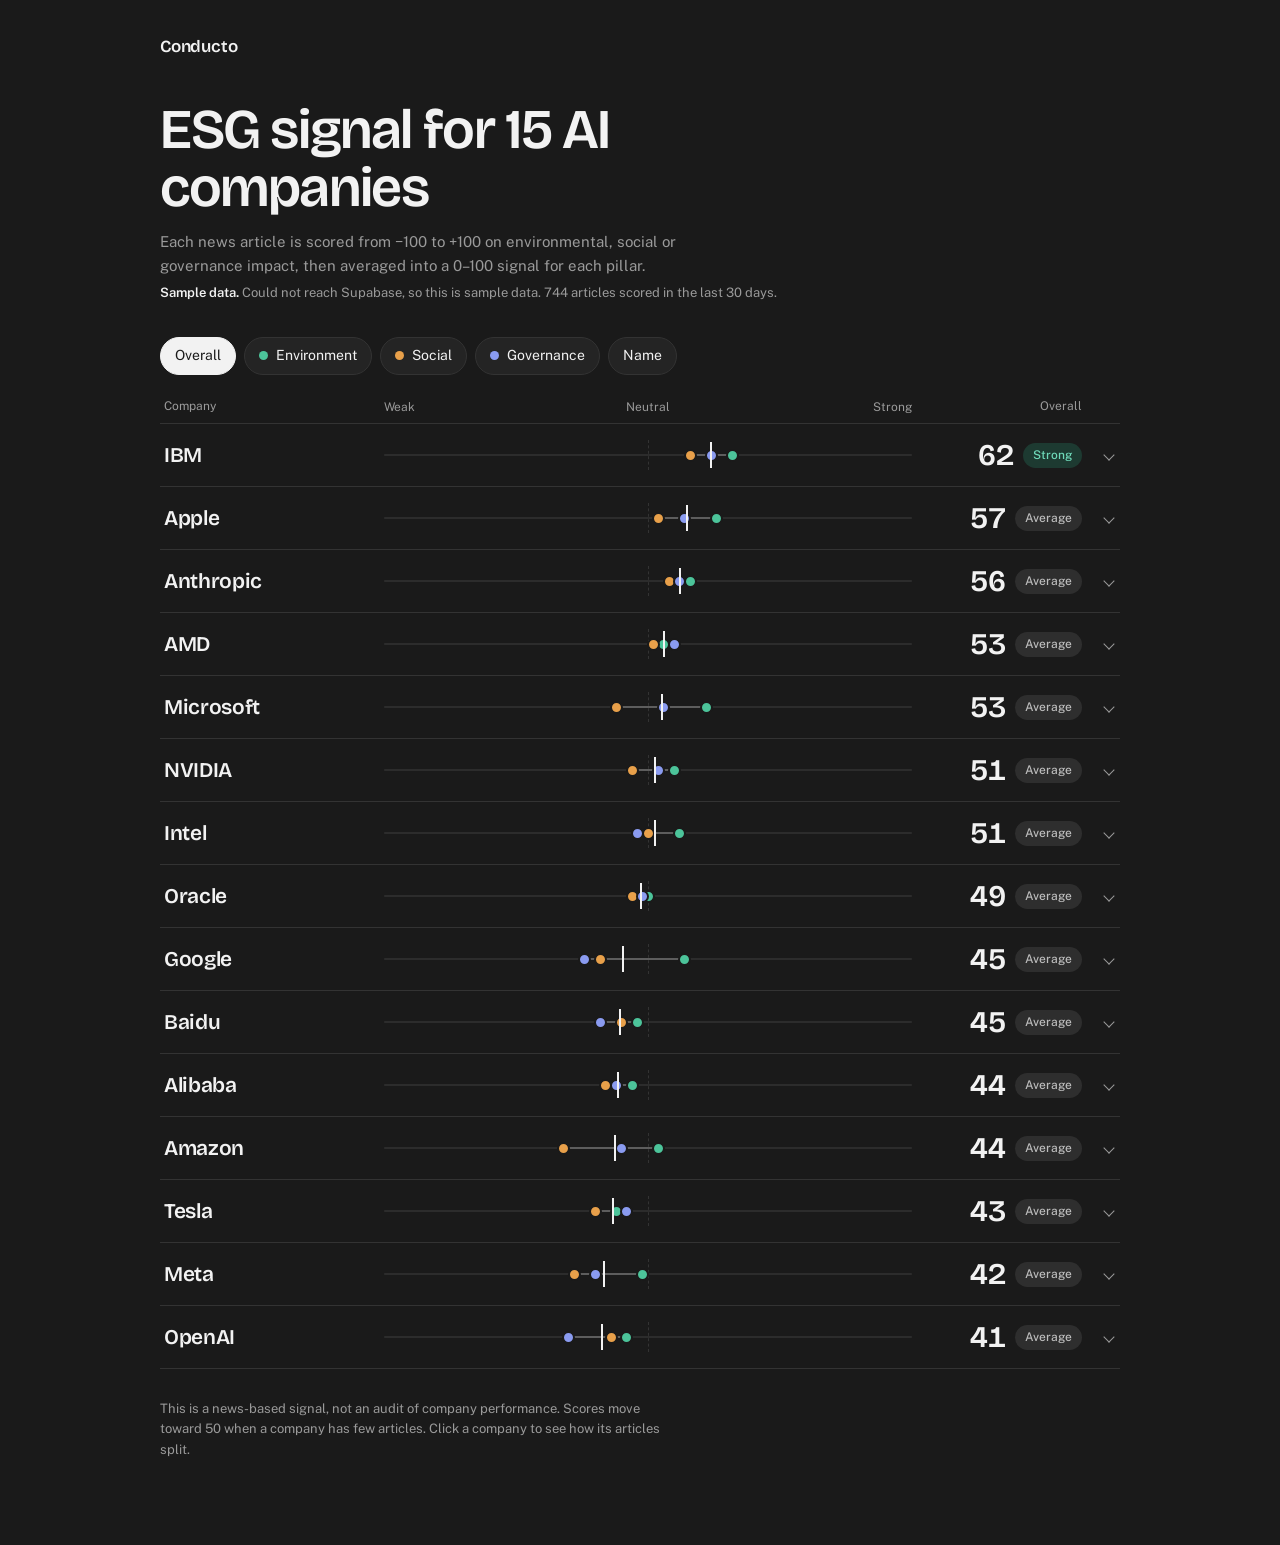
<file: docs/index.html>
<!doctype html>
<html lang="en">
<head>
<meta charset="utf-8">
<meta name="viewport" content="width=device-width, initial-scale=1, viewport-fit=cover">
<title>ESG signal</title>
<link rel="preconnect" href="https://fonts.googleapis.com">
<link rel="preconnect" href="https://fonts.gstatic.com" crossorigin>
<link href="https://fonts.googleapis.com/css2?family=Bricolage+Grotesque:opsz,wght@12..96,400..700&family=Public+Sans:wght@400;500;600&display=swap" rel="stylesheet">
<link rel="stylesheet" href="style.css">
</head>
<body>
<div class="wrap">
  <div class="bar"><span class="brand">Conducto</span></div>
  <h1>ESG signal for 15 AI companies</h1>
  <p class="lede">Each news article is scored from −100 to +100 on environmental, social or governance impact, then averaged into a 0–100 signal for each pillar.</p>
  <p class="status" id="status"></p>
  <div class="sorts" id="sorts" role="group" aria-label="Sort companies"></div>
  <div class="cols"><span>Company</span><div class="axis"><span style="left:0">Weak</span><span style="left:50%">Neutral</span><span style="left:100%">Strong</span></div><span style="text-align:right">Overall</span><span></span></div>
  <ol class="list" id="list"></ol>
  <p class="note">This is a news-based signal, not an audit of company performance. Scores move toward 50 when a company has few articles. Click a company to see how its articles split.</p>
</div>
<script src="script.js"></script>
</body>
</html>
</file>
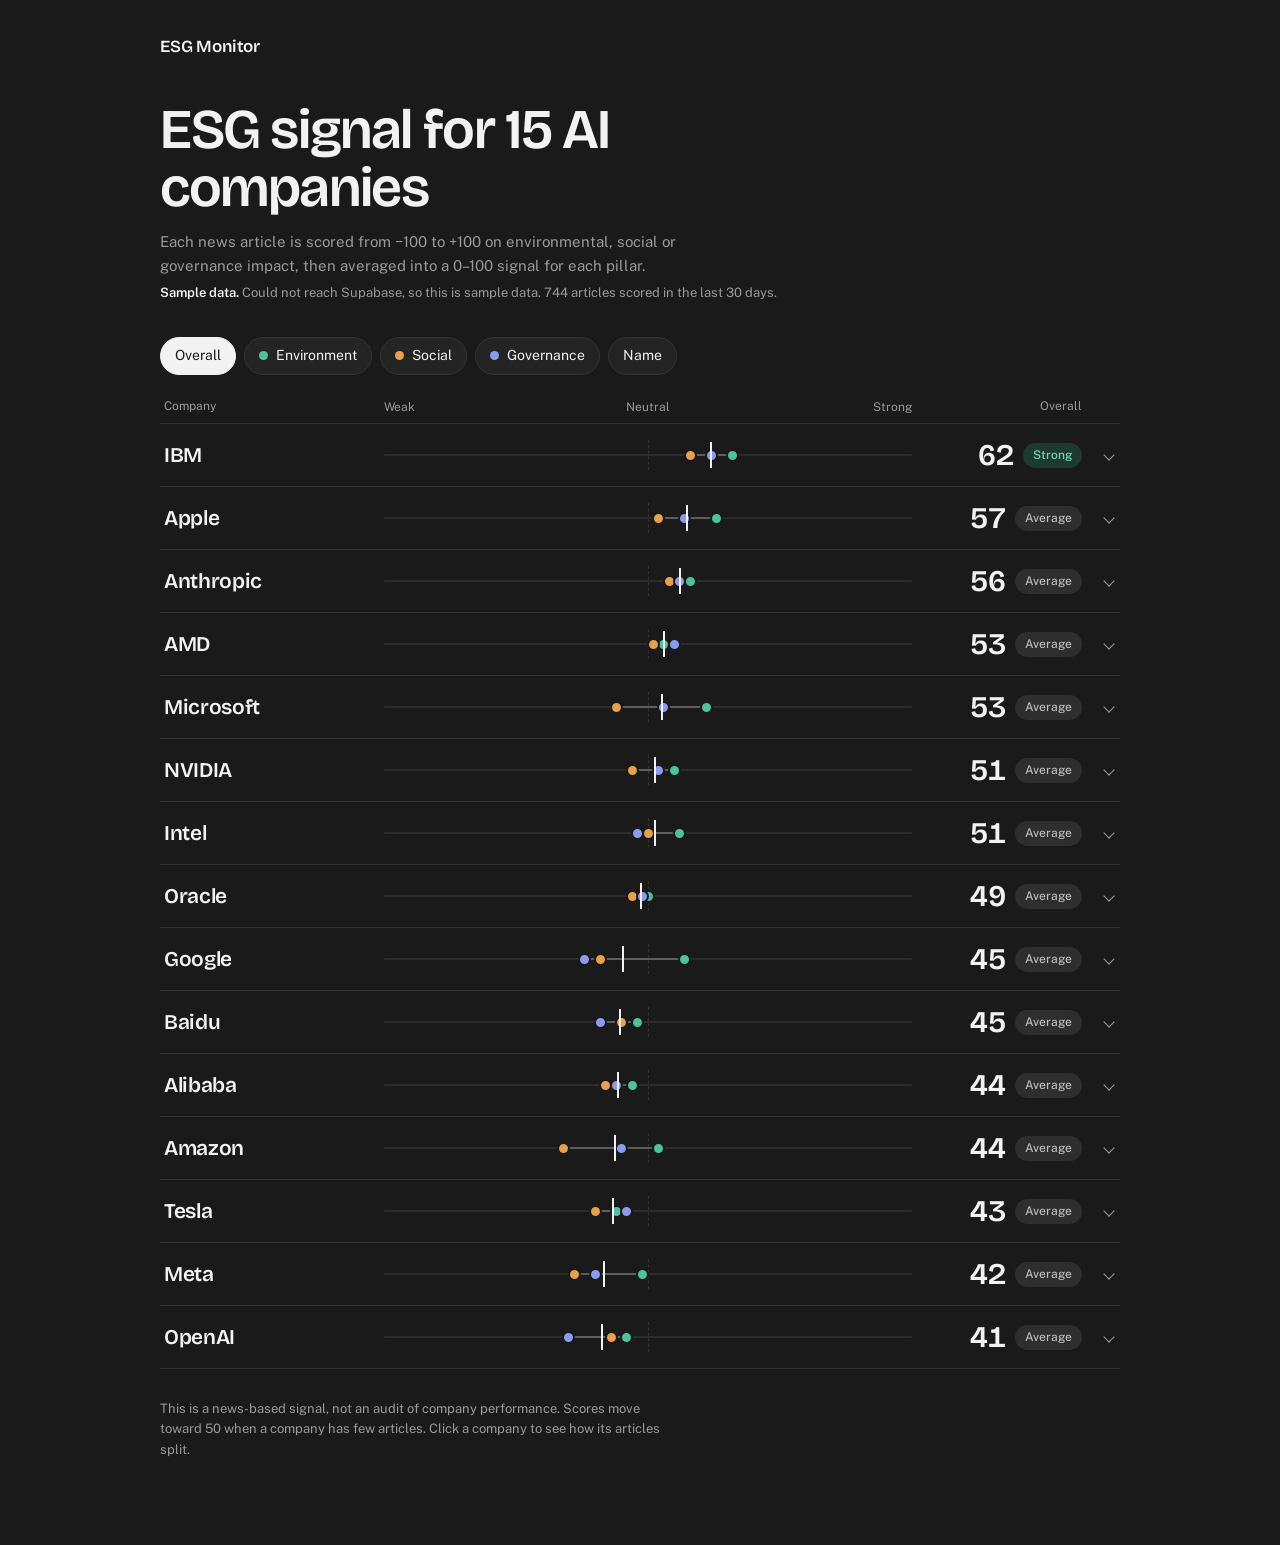
<file: dashboard/esg_dashboard.html>
<!doctype html>
<html lang="en">
<head>
<meta charset="utf-8">
<meta name="viewport" content="width=device-width, initial-scale=1, viewport-fit=cover">
<title>ESG signal</title>
<link rel="preconnect" href="https://fonts.googleapis.com">
<link rel="preconnect" href="https://fonts.gstatic.com" crossorigin>
<link href="https://fonts.googleapis.com/css2?family=Bricolage+Grotesque:opsz,wght@12..96,400..700&family=Public+Sans:wght@400;500;600&display=swap" rel="stylesheet">
<style>
:root{
  --bg:#1a1a1a;   /* page background */
  --surf:#242424; /* sort pills and row hover */
  --ink:#f2f2f2;  /* main text */
  --mute:#9a9a9a; /* secondary text */
  --line:#333333; /* dividers */
  --track:#2c2c2c;/* empty bar tracks */
  --e:#4cc49a;--s:#e8a04a;--g:#8a9bf0;
  --strong:#6fd9b9;--strong-bg:#1d3a31;--avg:#bdbdbd;--avg-bg:#2e2e2e;--weak:#f09a8a;--weak-bg:#442a2d;
  --neg:#e57a6a;--neu:#4a4a4a;--pos:#4cc49a;
  --display:"Bricolage Grotesque",Georgia,serif;--body:"Public Sans",system-ui,-apple-system,"Segoe UI",sans-serif;
  color-scheme:dark;box-sizing:border-box;
  padding-top:env(safe-area-inset-top,0px);padding-bottom:env(safe-area-inset-bottom,0px);
}

html{scroll-padding-top:env(safe-area-inset-top,0px)}
*{box-sizing:border-box}
body{margin:0;background:var(--bg);color:var(--ink);font:400 15px/1.55 var(--body)}
.wrap{max-width:1000px;margin:0 auto;padding:36px 20px 72px}
.bar{display:flex;justify-content:space-between;align-items:center;margin-bottom:44px}
.brand{font:600 17px var(--display);letter-spacing:-.01em}
button{font:inherit;color:inherit;cursor:pointer}
.ghost{background:none;border:1px solid var(--line);border-radius:8px;padding:6px 12px;color:var(--mute)}
.ghost:hover{color:var(--ink);border-color:var(--mute)}
h1{font:600 clamp(36px,6vw,56px)/1.03 var(--display);letter-spacing:-.025em;margin:0 0 14px;max-width:16ch}
.lede{margin:0 0 6px;max-width:58ch;color:var(--mute)}
.status{margin:0 0 34px;font-size:13px;color:var(--mute)}
.status b{font-weight:600;color:var(--ink)}
.sorts{display:flex;flex-wrap:wrap;gap:8px;margin-bottom:22px}
.sorts button{display:flex;align-items:center;gap:8px;background:var(--surf);border:1px solid var(--line);border-radius:99px;padding:7px 14px;font-size:14px}
.sorts button[aria-pressed="true"]{background:var(--ink);color:var(--bg);border-color:var(--ink)}
.sorts i{width:9px;height:9px;border-radius:50%;display:block}
.cols,.head{display:grid;grid-template-columns:minmax(120px,200px) 1fr 150px 14px;gap:20px;align-items:center}
.cols{font-size:12px;color:var(--mute);padding:0 4px 8px}
.axis{position:relative;height:16px}
.axis span{position:absolute;transform:translateX(-50%);white-space:nowrap}
.axis span:first-child{transform:none}.axis span:last-child{transform:translateX(-100%)}
.list{list-style:none;margin:0;padding:0;border-top:1px solid var(--line)}
.row{border-bottom:1px solid var(--line)}
.head{all:unset;box-sizing:border-box;width:100%;display:grid;grid-template-columns:minmax(120px,200px) 1fr 150px 14px;gap:20px;align-items:center;padding:16px 4px;cursor:pointer}
.head:hover{background:var(--surf)}
.head:focus-visible{outline:2px solid var(--ink);outline-offset:-2px}
.name{font:600 21px/1.1 var(--display);letter-spacing:-.015em}
.plot{position:relative;height:30px}
.plot .mid{position:absolute;left:50%;top:0;bottom:0;border-left:1px dashed var(--line)}
.plot .rail{position:absolute;left:0;right:0;top:50%;height:2px;margin-top:-1px;background:var(--track);border-radius:2px}
.plot .span{position:absolute;top:50%;height:2px;margin-top:-1px;background:var(--mute);opacity:.45}
.dot{position:absolute;top:50%;width:13px;height:13px;border-radius:50%;margin:-6.5px 0 0 -6.5px;left:50%;border:2px solid var(--bg)}
.go .dot,.go .span,.go .avg{transition:left .9s cubic-bezier(.2,.7,.2,1),width .9s cubic-bezier(.2,.7,.2,1)}
.avg{position:absolute;top:2px;bottom:2px;width:2px;margin-left:-1px;background:var(--ink);left:50%}
.tot{display:flex;align-items:center;justify-content:flex-end;gap:10px}
.tot b{font:600 30px/1 var(--display);letter-spacing:-.02em;font-variant-numeric:tabular-nums}
.pill{font-size:12px;font-weight:500;border-radius:99px;padding:3px 10px}
.Strong{color:var(--strong);background:var(--strong-bg)}.Average{color:var(--avg);background:var(--avg-bg)}.Weak{color:var(--weak);background:var(--weak-bg)}
.chev{width:8px;height:8px;border-right:1.5px solid var(--mute);border-bottom:1.5px solid var(--mute);transform:rotate(45deg);transition:transform .2s;justify-self:center}
.head[aria-expanded="true"] .chev{transform:rotate(-135deg)}
.detail{display:grid;grid-template-columns:repeat(3,1fr);gap:28px;padding:6px 4px 24px}
.detail[hidden]{display:none}
.pt{display:flex;align-items:center;gap:8px;font-weight:500}
.pt i{width:9px;height:9px;border-radius:50%;display:block}
.pt b{margin-left:auto;font:600 20px var(--display);font-variant-numeric:tabular-nums}
.split{display:flex;height:8px;gap:2px;margin:10px 0 8px;border-radius:4px;overflow:hidden;background:var(--track)}
.split i{display:block}
.pd p{margin:0;font-size:13px;color:var(--mute)}
.note{margin-top:30px;font-size:13px;color:var(--mute);max-width:64ch}
@media (max-width:720px){
  .cols{display:none}
  .head{grid-template-columns:1fr auto 14px;gap:10px 14px}
  .plot{grid-column:1/-1;order:5}
  .detail{grid-template-columns:1fr;gap:18px}
}
@media (prefers-reduced-motion:reduce){*{transition:none!important}}
</style>
</head>
<body>
<div class="wrap">
  <div class="bar"><span class="brand">ESG Monitor</span></div>
  <h1>ESG signal for 15 AI companies</h1>
  <p class="lede">Each news article is scored from −100 to +100 on environmental, social or governance impact, then averaged into a 0–100 signal for each pillar.</p>
  <p class="status" id="status"></p>
  <div class="sorts" id="sorts" role="group" aria-label="Sort companies"></div>
  <div class="cols"><span>Company</span><div class="axis"><span style="left:0">Weak</span><span style="left:50%">Neutral</span><span style="left:100%">Strong</span></div><span style="text-align:right">Overall</span><span></span></div>
  <ol class="list" id="list"></ol>
  <p class="note">This is a news-based signal, not an audit of company performance. Scores move toward 50 when a company has few articles. Click a company to see how its articles split.</p>
</div>
<script>
const CONFIG={SUPABASE_URL:"https://bkmofesvesfrdrikhyet.supabase.co",SUPABASE_ANON_KEY:"sb_publishable_wCniCrnngtvjRLy9yF5-jA_HOzX_9GN"};
const PIL=[["e","Environment"],["s","Social"],["g","Governance"]];
const DEMO=[["NVIDIA",55,47,52,64],["Microsoft",61,44,53,71],["Google",57,41,38,88],["Meta",49,36,40,93],["OpenAI",46,43,35,57],["Amazon",52,34,45,80],["Anthropic",58,54,56,39],["Apple",63,52,57,52],["Tesla",44,40,46,67],["IBM",66,58,62,28],["AMD",53,51,55,22],["Oracle",50,47,49,25],["Intel",56,50,48,31],["Baidu",48,45,41,12],["Alibaba",47,42,44,15]];
const lab=v=>v>=60?"Strong":v<40?"Weak":"Average";
const mk=(sc,n)=>{const neg=Math.round(n*(100-sc)/160),pos=Math.round(n*sc/160);return{score:sc,n,neg,pos,neu:n-neg-pos}};
const demo=()=>DEMO.map(([company,e,s,g,n])=>{const a=Math.round(n*.28),b=Math.round(n*.37),o=(e+s+g)/3;return{company,e:mk(e,a),s:mk(s,b),g:mk(g,n-a-b),overall:o,label:lab(o),articles:n}});
const P=(r,k)=>r[k]||{score:50,n:0,pos:0,neu:0,neg:0};
const esc=t=>String(t).replace(/[&<>"]/g,c=>({"&":"&amp;","<":"&lt;",">":"&gt;",'"':"&quot;"}[c]));
let rows=[],sort="overall",isDemo=true,updated=null,note="",first=true;

function sorted(){const k={overall:r=>-r.overall,name:r=>r.company,e:r=>-P(r,"e").score,s:r=>-P(r,"s").score,g:r=>-P(r,"g").score}[sort];
  return [...rows].sort((a,b)=>k(a)>k(b)?1:k(a)<k(b)?-1:0)}

function renderSorts(){
  const opts=[["overall","Overall",""],...PIL.map(([k,n])=>[k,n,`var(--${k})`]),["name","Name",""]];
  document.getElementById("sorts").innerHTML=opts.map(([k,n,c])=>
    `<button type="button" data-sort="${k}" aria-pressed="${sort===k}">${c?`<i style="background:${c}"></i>`:""}${n}</button>`).join("");
}
function renderStatus(){
  const total=rows.reduce((s,r)=>s+(r.articles||0),0);
  const d=updated?new Date(updated).toLocaleDateString(undefined,{day:"numeric",month:"short",year:"numeric"}):"";
  document.getElementById("status").innerHTML=(isDemo?`<b>Sample data.</b> ${note||"Add your Supabase details in the script to see live scores."}`:`<b>Live: </b> Updated ${d}.`)+` ${total.toLocaleString()} articles scored in the last 30 days.`;
}
function render(){
  renderSorts();renderStatus();
  const list=document.getElementById("list");
  list.className="list"+(first?" go":"");
  list.innerHTML=sorted().map(r=>{
    const vals=PIL.map(([k])=>P(r,k).score),lo=Math.min(...vals),hi=Math.max(...vals);
    const x=v=>first?50:v;
    const dots=PIL.map(([k,n])=>{const p=P(r,k);return `<i class="dot" data-x="${p.score}" style="background:var(--${k});left:${x(p.score)}%" title="${n}: ${Math.round(p.score)} (${p.n} articles)"></i>`}).join("");
    const det=PIL.map(([k,n])=>{const p=P(r,k);return `<div class="pd"><div class="pt"><i style="background:var(--${k})"></i>${n}<b>${Math.round(p.score)}</b></div>
      <div class="split"><i style="flex:${p.neg};background:var(--neg)"></i><i style="flex:${p.neu};background:var(--neu)"></i><i style="flex:${p.pos};background:var(--pos)"></i></div>
      <p>${p.n?`${p.n} articles: ${p.neg} negative, ${p.neu} neutral, ${p.pos} positive`:"No scored articles yet"}</p></div>`}).join("");
    return `<li class="row"><button class="head" type="button" aria-expanded="false">
      <span class="name">${esc(r.company)}</span>
      <span class="plot"><i class="mid"></i><i class="rail"></i><i class="span" data-l="${lo}" data-w="${hi-lo}" style="left:${first?50:lo}%;width:${first?0:hi-lo}%"></i>${dots}<i class="avg" data-x="${r.overall}" style="left:${x(r.overall)}%" title="Overall ${Math.round(r.overall)}"></i></span>
      <span class="tot"><b>${Math.round(r.overall)}</b><span class="pill ${r.label}">${r.label}</span></span><i class="chev"></i></button>
      <div class="detail" hidden>${det}</div></li>`}).join("");
  if(first){first=false;requestAnimationFrame(()=>requestAnimationFrame(()=>{
    list.querySelectorAll("[data-x]").forEach(e=>e.style.left=e.dataset.x+"%");
    list.querySelectorAll(".span").forEach(e=>{e.style.left=e.dataset.l+"%";e.style.width=e.dataset.w+"%"})}))}
}
async function load(){
  const {SUPABASE_URL:u,SUPABASE_ANON_KEY:k}=CONFIG;
  if(u&&k){try{
    const r=await fetch(`${u}/rest/v1/company_scores?select=*`,{headers:{apikey:k,Authorization:`Bearer ${k}`}});
    if(!r.ok)throw new Error(r.status);
    rows=await r.json();isDemo=false;updated=rows.map(x=>x.updated_at).filter(Boolean).sort().pop();
  }catch(e){rows=demo();note="Could not reach Supabase, so this is sample data."}}
  else rows=demo();
  render();
}
document.getElementById("sorts").addEventListener("click",e=>{const b=e.target.closest("[data-sort]");if(b){sort=b.dataset.sort;render()}});
document.getElementById("list").addEventListener("click",e=>{const h=e.target.closest(".head");if(!h)return;
  const open=h.getAttribute("aria-expanded")==="true";h.setAttribute("aria-expanded",!open);h.nextElementSibling.hidden=open});

load();
</script>
</body>
</html>
</file>
<file: docs/style.css>
:root{
  --bg:#1a1a1a;   /* page background */
  --surf:#242424; /* sort pills and row hover */
  --ink:#f2f2f2;  /* main text */
  --mute:#9a9a9a; /* secondary text */
  --line:#333333; /* dividers */
  --track:#2c2c2c;/* empty bar tracks */
  --e:#4cc49a;--s:#e8a04a;--g:#8a9bf0;
  --strong:#6fd9b9;--strong-bg:#1d3a31;--avg:#bdbdbd;--avg-bg:#2e2e2e;--weak:#f09a8a;--weak-bg:#442a2d;
  --neg:#e57a6a;--neu:#4a4a4a;--pos:#4cc49a;
  --display:"Bricolage Grotesque",Georgia,serif;--body:"Public Sans",system-ui,-apple-system,"Segoe UI",sans-serif;
  color-scheme:dark;box-sizing:border-box;
  padding-top:env(safe-area-inset-top,0px);padding-bottom:env(safe-area-inset-bottom,0px);
}

html{scroll-padding-top:env(safe-area-inset-top,0px)}
*{box-sizing:border-box}
body{margin:0;background:var(--bg);color:var(--ink);font:400 15px/1.55 var(--body)}
.wrap{max-width:1000px;margin:0 auto;padding:36px 20px 72px}
.bar{display:flex;justify-content:space-between;align-items:center;margin-bottom:44px}
.brand{font:600 17px var(--display);letter-spacing:-.01em}
button{font:inherit;color:inherit;cursor:pointer}
.ghost{background:none;border:1px solid var(--line);border-radius:8px;padding:6px 12px;color:var(--mute)}
.ghost:hover{color:var(--ink);border-color:var(--mute)}
h1{font:600 clamp(36px,6vw,56px)/1.03 var(--display);letter-spacing:-.025em;margin:0 0 14px;max-width:16ch}
.lede{margin:0 0 6px;max-width:58ch;color:var(--mute)}
.status{margin:0 0 34px;font-size:13px;color:var(--mute)}
.status b{font-weight:600;color:var(--ink)}
.sorts{display:flex;flex-wrap:wrap;gap:8px;margin-bottom:22px}
.sorts button{display:flex;align-items:center;gap:8px;background:var(--surf);border:1px solid var(--line);border-radius:99px;padding:7px 14px;font-size:14px}
.sorts button[aria-pressed="true"]{background:var(--ink);color:var(--bg);border-color:var(--ink)}
.sorts i{width:9px;height:9px;border-radius:50%;display:block}
.cols,.head{display:grid;grid-template-columns:minmax(120px,200px) 1fr 150px 14px;gap:20px;align-items:center}
.cols{font-size:12px;color:var(--mute);padding:0 4px 8px}
.axis{position:relative;height:16px}
.axis span{position:absolute;transform:translateX(-50%);white-space:nowrap}
.axis span:first-child{transform:none}.axis span:last-child{transform:translateX(-100%)}
.list{list-style:none;margin:0;padding:0;border-top:1px solid var(--line)}
.row{border-bottom:1px solid var(--line)}
.head{all:unset;box-sizing:border-box;width:100%;display:grid;grid-template-columns:minmax(120px,200px) 1fr 150px 14px;gap:20px;align-items:center;padding:16px 4px;cursor:pointer}
.head:hover{background:var(--surf)}
.head:focus-visible{outline:2px solid var(--ink);outline-offset:-2px}
.name{font:600 21px/1.1 var(--display);letter-spacing:-.015em}
.plot{position:relative;height:30px}
.plot .mid{position:absolute;left:50%;top:0;bottom:0;border-left:1px dashed var(--line)}
.plot .rail{position:absolute;left:0;right:0;top:50%;height:2px;margin-top:-1px;background:var(--track);border-radius:2px}
.plot .span{position:absolute;top:50%;height:2px;margin-top:-1px;background:var(--mute);opacity:.45}
.dot{position:absolute;top:50%;width:13px;height:13px;border-radius:50%;margin:-6.5px 0 0 -6.5px;left:50%;border:2px solid var(--bg)}
.go .dot,.go .span,.go .avg{transition:left .9s cubic-bezier(.2,.7,.2,1),width .9s cubic-bezier(.2,.7,.2,1)}
.avg{position:absolute;top:2px;bottom:2px;width:2px;margin-left:-1px;background:var(--ink);left:50%}
.tot{display:flex;align-items:center;justify-content:flex-end;gap:10px}
.tot b{font:600 30px/1 var(--display);letter-spacing:-.02em;font-variant-numeric:tabular-nums}
.pill{font-size:12px;font-weight:500;border-radius:99px;padding:3px 10px}
.Strong{color:var(--strong);background:var(--strong-bg)}.Average{color:var(--avg);background:var(--avg-bg)}.Weak{color:var(--weak);background:var(--weak-bg)}
.chev{width:8px;height:8px;border-right:1.5px solid var(--mute);border-bottom:1.5px solid var(--mute);transform:rotate(45deg);transition:transform .2s;justify-self:center}
.head[aria-expanded="true"] .chev{transform:rotate(-135deg)}
.detail{display:grid;grid-template-columns:repeat(3,1fr);gap:28px;padding:6px 4px 24px}
.detail[hidden]{display:none}
.pt{display:flex;align-items:center;gap:8px;font-weight:500}
.pt i{width:9px;height:9px;border-radius:50%;display:block}
.pt b{margin-left:auto;font:600 20px var(--display);font-variant-numeric:tabular-nums}
.split{display:flex;height:8px;gap:2px;margin:10px 0 8px;border-radius:4px;overflow:hidden;background:var(--track)}
.split i{display:block}
.pd p{margin:0;font-size:13px;color:var(--mute)}
.note{margin-top:30px;font-size:13px;color:var(--mute);max-width:64ch}
@media (max-width:720px){
  .cols{display:none}
  .head{grid-template-columns:1fr auto 14px;gap:10px 14px}
  .plot{grid-column:1/-1;order:5}
  .detail{grid-template-columns:1fr;gap:18px}
}
@media (prefers-reduced-motion:reduce){*{transition:none!important}}
</file>
